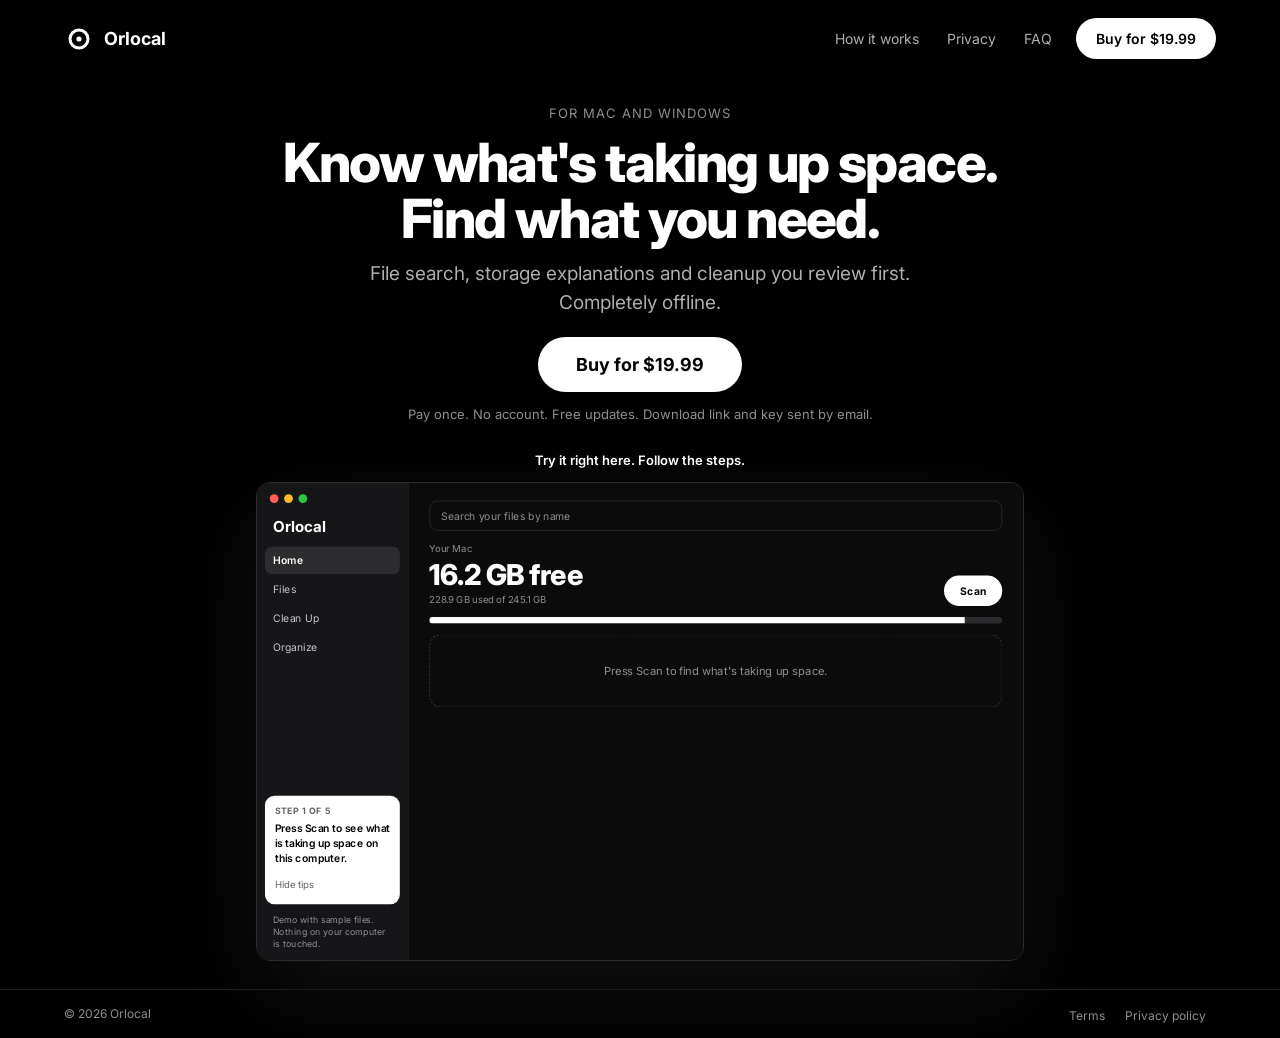
<file: index.html>
<!doctype html>
<html lang="en">
<head>
<meta charset="utf-8">
<meta name="viewport" content="width=device-width, initial-scale=1, viewport-fit=cover">
<title>Orlocal: know what's taking up space</title>
<meta name="description" content="File search, storage explanations and cleanup you review first. Mac and Windows. Completely offline. $19.99 once.">
<meta property="og:title" content="Orlocal">
<meta property="og:description" content="Know what's taking up space. Find what you need. $19.99 once.">
<meta name="theme-color" content="#000000">
<link rel="icon" href="icon.svg" type="image/svg+xml">
<link rel="preconnect" href="https://fonts.googleapis.com">
<link rel="preconnect" href="https://fonts.gstatic.com" crossorigin>
<link href="https://fonts.googleapis.com/css2?family=Inter:wght@400;500;600;700;800&display=swap" rel="stylesheet">
<style>
:root{--bg:#000;--card:#111113;--line:#1C1C1E;--line2:#2C2C2E;--text:#FFF;--muted:#AEAEB2;--faint:#8E8E93}
*{box-sizing:border-box}
html,body{margin:0;background:var(--bg);color:var(--text);font-family:Inter,system-ui,-apple-system,sans-serif;-webkit-font-smoothing:antialiased}
a{color:inherit}
button{font:inherit;color:inherit}
.pill{display:inline-block;text-decoration:none;border:none;border-radius:999px;cursor:pointer;font-weight:700}
.pill-white{background:#FFF;color:#000}
.pill-white:hover{background:#E5E5EA}
.link-btn{background:none;border:none;color:var(--muted);cursor:pointer;padding:12px;font-size:14px}
.link-btn:hover{color:#FFF}
.logo{display:flex;align-items:center;gap:10px;font-weight:700;font-size:18px;text-decoration:none}

/* Desktop */
.desk{min-height:100vh;display:flex;flex-direction:column}
.nav{width:100%;max-width:1200px;margin:0 auto;padding:18px 24px;display:flex;align-items:center;justify-content:space-between;gap:16px;flex-wrap:wrap}
.nav-right{display:flex;align-items:center;gap:4px;flex-wrap:wrap}
.hero{flex:1;display:flex;flex-direction:column;align-items:center;text-align:center;padding:28px 24px 0;gap:14px}
.eyebrow{margin:0;font-size:13px;letter-spacing:.08em;text-transform:uppercase;color:var(--faint)}
.hero h1{margin:0;font-size:54px;line-height:1.03;font-weight:800;letter-spacing:-.03em;max-width:820px}
.hero .sub{margin:0;font-size:19px;line-height:1.5;color:var(--muted);max-width:600px}
.small{margin:0;font-size:13px;color:var(--faint)}
.try{margin:16px 0 0;font-size:13px;font-weight:600}
.demo-wrap{margin-bottom:28px;width:768px;max-width:calc(100vw - 48px);border-radius:14px;border:1px solid var(--line2);overflow:hidden;box-shadow:0 30px 100px rgba(255,255,255,.07)}
.demo-scale{width:960px;height:600px;transform-origin:top left}
footer{border-top:1px solid var(--line)}
.foot{max-width:1200px;margin:0 auto;padding:14px 24px;display:flex;flex-wrap:wrap;gap:8px;justify-content:space-between;align-items:center}
.foot a{font-size:12px;color:var(--faint);text-decoration:none;padding:8px 10px}
.foot a:hover{color:#FFF}

/* Panels */
.overlay{position:fixed;inset:0;z-index:50;background:rgba(0,0,0,.6);backdrop-filter:blur(6px);-webkit-backdrop-filter:blur(6px);display:none;align-items:center;justify-content:center;padding:24px}
.overlay.open{display:flex}
.panel{width:560px;max-width:100%;max-height:85vh;overflow-y:auto;background:var(--card);border:1px solid var(--line2);border-radius:22px;padding:32px;display:flex;flex-direction:column;gap:18px}
.panel-head{display:flex;justify-content:space-between;align-items:center;gap:16px}
.panel h2{margin:0;font-size:26px;font-weight:800}
.close{background:var(--line2);border:none;width:44px;height:44px;border-radius:50%;cursor:pointer;display:flex;align-items:center;justify-content:center;flex-shrink:0}
.item{border-top:1px solid var(--line2);padding-top:16px;display:flex;flex-direction:column;gap:6px}
.item h3{margin:0;font-size:16px;font-weight:700}
.item p{margin:0;font-size:15px;line-height:1.55;color:var(--muted)}

/* Phone */
.phone{display:none}
@media (max-width:760px){
  body.social .desk{display:none}
  .nav{padding:14px 16px;justify-content:center}
  .nav-right{justify-content:center}
  .nav-right .link-btn{padding:10px 8px;font-size:13px}
  .hero{padding:18px 16px 0}
  .hero h1{font-size:36px}
  .hero .sub{font-size:16px}
  .demo-wrap{max-width:calc(100vw - 32px)}
  body.social .phone{display:flex;min-height:100vh;min-height:100dvh;flex-direction:column;align-items:center;text-align:center;padding:56px 24px calc(24px + env(safe-area-inset-bottom));gap:18px}
}
.ref{background:var(--line);border:1px solid var(--line2);border-radius:999px;padding:7px 14px;font-size:13px;color:#D1D1D6}
.phone h1{margin:0;font-size:34px;font-weight:800;letter-spacing:-.02em}
.phone .price{margin:6px 0 0;font-size:17px;color:var(--muted)}
.points{width:100%;max-width:420px;display:flex;flex-direction:column;gap:10px;text-align:left;margin-top:8px}
.point{display:flex;gap:12px;align-items:center;background:var(--card);border:1px solid var(--line);border-radius:14px;padding:14px 16px;font-size:15px}
.grow{flex:1}
.buy-big{width:100%;max-width:420px;padding:18px;font-size:18px}
.phone .note{margin:0;font-size:13px;line-height:1.45;color:var(--faint)}
.phone-links{display:flex;gap:2px;flex-wrap:wrap;justify-content:center}
.phone-links a,.phone-links button{font-size:12px;color:#636366;text-decoration:none;padding:8px;background:none;border:none;cursor:pointer}

/* Demo app */
.app{width:960px;height:600px;position:relative;display:flex;background:#0B0B0C;color:#FFF;text-align:left;overflow:hidden;font-size:13px}
.side{width:190px;flex-shrink:0;background:#161618;padding:14px 10px;display:flex;flex-direction:column;gap:2px;border-right:1px solid #222}
.dots{display:flex;gap:7px;padding:0 6px 16px}.dots span{width:11px;height:11px;border-radius:50%}
.side .name{margin:0 0 12px 10px;font-size:19px;font-weight:700}
.navb{text-align:left;border:none;border-radius:8px;padding:9px 10px;font-size:13px;cursor:pointer;background:none;color:#C7C7CC}
.navb.on{background:#2C2C2E;color:#FFF;font-weight:600}
.side .demo-note{margin:0;padding:0 10px;font-size:11px;line-height:1.4;color:var(--faint)}
.main{flex:1;min-width:0;position:relative;padding:22px 26px;display:flex;flex-direction:column;gap:14px;overflow:hidden}
.searchbtn{text-align:left;background:none;border:1px solid var(--line2);border-radius:10px;padding:10px 14px;font-size:13px;color:var(--faint);cursor:pointer}
.row{display:flex;justify-content:space-between;align-items:flex-end;gap:12px}
.lbl{margin:0;font-size:12px;color:var(--faint)}
.big{margin:4px 0 0;font-size:36px;font-weight:800;letter-spacing:-.02em}
.wbtn{background:#FFF;color:#000;border:none;border-radius:999px;padding:11px 20px;font-size:13px;font-weight:700;cursor:pointer}
.bar{height:8px;border-radius:4px;background:#2C2C2E;overflow:hidden}.bar div{height:100%;background:#FFF;transition:width .4s}
.box{background:#161618;border:1px solid #222;border-radius:14px}
.grid2{display:grid;grid-template-columns:repeat(2,minmax(0,1fr));gap:10px}
.card{padding:14px 16px;display:flex;flex-direction:column;gap:3px}
.card .amt{margin:0;font-size:22px;font-weight:800}
.card .det{margin:0;font-size:12px;color:var(--muted)}
.obtn{align-self:flex-start;margin-top:8px;background:none;border:1px solid #48484A;border-radius:999px;padding:6px 13px;font-size:11px;cursor:pointer}
.h{margin:0;font-size:24px;font-weight:800}
.chip{border-radius:999px;padding:6px 13px;font-size:12px;cursor:pointer;background:none;border:1px solid #3A3A3C}
.chip.on{background:#FFF;color:#000;border-color:#FFF;font-weight:600}
.frow{display:flex;align-items:center;gap:12px;padding:8px 4px;border-bottom:1px solid var(--line)}
.ext{width:30px;height:30px;border-radius:7px;background:#2C2C2E;display:flex;align-items:center;justify-content:center;font-size:9px;font-weight:700;color:var(--muted);flex-shrink:0}
.fname{margin:0;font-size:13px;font-weight:600}.fkind{margin:1px 0 0;font-size:11px;color:var(--faint)}
.sinput{width:260px;background:#161618;border:1px solid var(--line2);border-radius:10px;padding:9px 12px;color:#FFF;font:inherit;font-size:13px;outline:none}
.toast{position:absolute;left:20px;right:20px;bottom:16px;background:#1C1C1E;border:1px solid #3A3A3C;border-radius:14px;padding:12px 14px;display:flex;align-items:center;gap:10px;z-index:3}
.confirm{position:absolute;inset:0;background:rgba(0,0,0,.55);display:flex;align-items:center;justify-content:center;z-index:6}
.tip{background:#FFF;color:#000;border-radius:12px;padding:12px;display:flex;flex-direction:column;gap:6px;margin-bottom:10px}
.tip .step{margin:0;font-size:11px;font-weight:700;letter-spacing:.06em;text-transform:uppercase;color:#636366}
.tip .txt{margin:0;font-size:13px;line-height:1.4;font-weight:600}
</style>
</head>
<body>

<!-- Desktop -->
<div class="desk">
  <nav class="nav">
    <a class="logo" href="./"><svg width="30" height="30" viewBox="0 0 30 30" aria-hidden="true"><rect width="30" height="30" rx="7" fill="#000"/><circle cx="15" cy="15" r="9" fill="none" stroke="#FFF" stroke-width="3"/><circle cx="15" cy="15" r="2.6" fill="#FFF"/></svg>Orlocal</a>
    <div class="nav-right">
      <button class="link-btn" data-panel="how">How it works</button>
      <button class="link-btn" data-panel="privacy">Privacy</button>
      <button class="link-btn" data-panel="faq">FAQ</button>
      <button class="pill pill-white buy" style="margin-left:8px;font-size:14px;font-weight:600;padding:12px 20px">Buy for $19.99</button>
    </div>
  </nav>
  <main class="hero">
    <p class="eyebrow">For Mac and Windows</p>
    <h1>Know what's taking up space. Find what you need.</h1>
    <p class="sub">File search, storage explanations and cleanup you review first. Completely offline.</p>
    <button class="pill pill-white buy" style="margin-top:6px;font-size:18px;padding:17px 38px">Buy for $19.99</button>
    <p class="small">Pay once. No account. Free updates. Download link and key sent by email.</p>
    <p class="try">Try it right here. Follow the steps.</p>
    <div class="demo-wrap" id="demoWrap"><div class="demo-scale" id="demoScale"><div class="app" id="app"></div></div></div>
  </main>
  <footer><div class="foot">
    <p class="small" style="font-size:12px">© 2026 Orlocal</p>
    <div><a href="terms.html">Terms</a><a href="privacy.html">Privacy policy</a></div>
  </div></footer>
</div>

<!-- Phone -->
<div class="phone">
  <span class="ref" id="refTag" hidden></span>
  <svg width="84" height="84" viewBox="0 0 30 30" role="img" aria-label="Orlocal icon"><rect width="30" height="30" rx="7" fill="#111113" stroke="#2C2C2E" stroke-width="0.5"/><circle cx="15" cy="15" r="9" fill="none" stroke="#FFF" stroke-width="2.6"/><circle cx="15" cy="15" r="2.4" fill="#FFF"/></svg>
  <div><h1>Orlocal</h1><p class="price">$19.99 once. Mac and Windows.<br>Free updates.</p></div>
  <div class="points">
    <div class="point"><svg width="20" height="20" viewBox="0 0 24 24" fill="none" stroke="#FFF" stroke-width="2" stroke-linecap="round" aria-hidden="true"><path d="M3 7h18M3 12h18M3 17h10"/></svg>Finds what's filling your computer</div>
    <div class="point"><svg width="20" height="20" viewBox="0 0 24 24" fill="none" stroke="#FFF" stroke-width="2" stroke-linecap="round" aria-hidden="true"><circle cx="11" cy="11" r="7"/><path d="M20 20l-4-4"/></svg>Search any file fast</div>
    <div class="point"><svg width="20" height="20" viewBox="0 0 24 24" fill="none" stroke="#FFF" stroke-width="2" stroke-linecap="round" stroke-linejoin="round" aria-hidden="true"><rect x="5" y="11" width="14" height="10" rx="2"/><path d="M8 11V8a4 4 0 018 0v3"/></svg>Works offline. Your files stay yours.</div>
  </div>
  <div class="grow"></div>
  <button class="pill pill-white buy buy-big">Buy for $19.99</button>
  <p class="note">We email you the download link and key.<br>Open it on your computer.</p>
  <div class="phone-links"><button id="fullSite">See full site</button>
    <button data-panel="faq">FAQ</button><a href="terms.html">Terms</a><a href="privacy.html">Privacy</a>
  </div>
</div>

<!-- Panels -->
<div class="overlay" id="overlay" role="dialog" aria-modal="true" aria-labelledby="panelTitle">
  <div class="panel">
    <div class="panel-head"><h2 id="panelTitle"></h2>
      <button class="close" id="panelClose" aria-label="Close"><svg width="16" height="16" viewBox="0 0 16 16" fill="none" stroke="#FFF" stroke-width="2" stroke-linecap="round" aria-hidden="true"><path d="M3 3l10 10M13 3L3 13"/></svg></button>
    </div>
    <div id="panelBody" style="display:flex;flex-direction:column;gap:16px"></div>
    <button class="pill pill-white buy" style="align-self:flex-start;font-size:15px;padding:14px 26px">Buy for $19.99</button>
  </div>
</div>

<script>
// ---------- Settings ----------
// Paste the Whop checkout link for the $19.99 plan here once the product exists.
// Until then Buy shows a "coming soon" note.
const WHOP_CHECKOUT_URL = 'https://whop.com/checkout/plan_s2iqpNPsjqxcv';
const SUPPORT_EMAIL = 'support@getorlocal.com';
// The demo talks about the visitor's own computer: "Your PC" on Windows, "Your Mac" everywhere else
const ON_WINDOWS = /Windows/i.test(navigator.userAgent);
const COMPUTER = ON_WINDOWS ? 'PC' : 'Mac';

// ---------- Who sees the short phone screen ----------
// Visitors from TikTok, Instagram or Facebook (in-app browser, the page they came from, or a ?ref / ?src link)
// get the short buy screen on phones. Everyone else gets the full site.
(function () {
  const ua = navigator.userAgent, refr = document.referrer;
  const q = new URLSearchParams(location.search);
  const social = /musical_ly|Bytedance|TikTok|Instagram|FBAN|FBAV|FB_IAB/i.test(ua)
    || /tiktok\.com|instagram\.com|facebook\.com|fb\.me|l\.instagram/i.test(refr)
    || q.has('a') || q.has('ref') || /tiktok|instagram|ig|tt|fb/i.test(q.get('src') || q.get('utm_source') || '');
  // Everyone now sees the full site so visitors from TikTok and Instagram can see what Orlocal does
  void social;
  document.getElementById('fullSite').addEventListener('click', () => {
    document.body.classList.remove('social'); scrollTo(0, 0); fitDemo();
  });
})();

// ---------- Ambassador referral (?ref=name) ----------
const params = new URLSearchParams(location.search);
const ref = (params.get('a') || params.get('ref') || '').replace(/[^\w.\-]/g, '').slice(0, 40);
if (ref) {
  try { localStorage.setItem('orlocal_ref', ref); } catch (e) {}
  const tag = document.getElementById('refTag');
  tag.textContent = 'From @' + ref; tag.hidden = false;
}

// ---------- Panels ----------
const PANELS = {
  how: ['How it works', [
    ['1. Scan', 'Orlocal looks through your computer in a few minutes and sorts everything by type.'],
    ['2. Review', "See what's taking up space: old installers, opened zips, extra copies, similar photos and editing caches. Search any file by name in seconds."],
    ['3. Free up space', 'You choose what goes. Removed files wait 30 days in Quarantine so you can restore them, or free the space right away.']]],
  privacy: ['Privacy', [
    ['No internet', 'Orlocal never connects to the internet. Your files are never uploaded anywhere.'],
    ['No account', 'There is nothing to sign up for. Your license key works offline.'],
    ['No tracking', 'No analytics and no data collection inside the app.']]],
  faq: ['Questions', [
    ['How do I get the app after paying?', 'Right after checkout we email you the download link and your license key. Open the email on your computer, install, paste the key.'],
    ['Will it delete something I need?', 'Nothing is removed until you review it, and removed files can be restored for 30 days.'],
    ['Which computers does it work on?', 'Mac with macOS 13 or newer, and Windows 10 and 11.']]]
};
const overlay = document.getElementById('overlay');
function esc(s) { return String(s).replace(/[&<>"']/g, c => ({'&':'&amp;','<':'&lt;','>':'&gt;','"':'&quot;',"'":'&#39;'}[c])); }
function openPanel(k) {
  const [title, items] = PANELS[k];
  document.getElementById('panelTitle').textContent = title;
  document.getElementById('panelBody').innerHTML = items.map(([h, p]) => `<div class="item"><h3>${esc(h)}</h3><p>${esc(p)}</p></div>`).join('');
  overlay.classList.add('open');
}
function closePanel() { overlay.classList.remove('open'); }
document.querySelectorAll('[data-panel]').forEach(b => b.addEventListener('click', () => openPanel(b.dataset.panel)));
document.getElementById('panelClose').addEventListener('click', closePanel);
overlay.addEventListener('click', e => { if (e.target === overlay) closePanel(); });
document.addEventListener('keydown', e => { if (e.key === 'Escape') closePanel(); });

// ---------- Checkout (Whop) ----------
// Whop credits the ambassador from the "a" code in the link.
function openCheckout() {
  closePanel();
  if (!WHOP_CHECKOUT_URL) {
    document.getElementById('panelTitle').textContent = 'Almost ready';
    document.getElementById('panelBody').innerHTML = '<div class="item"><p>Checkout opens here very soon. Check back shortly.</p></div>';
    overlay.classList.add('open');
    return;
  }
  const url = new URL(WHOP_CHECKOUT_URL);
  if (ref) url.searchParams.set('a', ref);
  location.href = url.toString();
}
document.querySelectorAll('.buy').forEach(b => b.addEventListener('click', openCheckout));

// ---------- Demo scale ----------
function fitDemo() {
  const wrap = document.getElementById('demoWrap');
  const w = wrap.clientWidth;
  const scale = Math.min(0.8, w / 960);
  document.getElementById('demoScale').style.transform = `scale(${scale})`;
  wrap.style.height = (600 * scale) + 'px';
}
addEventListener('resize', fitDemo);

// ---------- Interactive demo ----------
const S0 = { screen: 'home', phase: 'idle', progress: 0, removed: false, freed: false, caches: false, search: '', chip: 'All', tidied: false, toast: null, confirming: false, tipHidden: false };
let S = { ...S0 };
let timer = null;
function set(o) { S = { ...S, ...o }; render(); }

const FILES = [
  ['Screenshot, Oct 29, 4:18 PM', 'Photo', 'PNG', 'Photos', '1.6 MB', 'Oct 29'],
  ['Lecture 4 recording', 'Video · 42:10 · 1080p', 'MP4', 'Videos', '820 MB', 'Oct 27'],
  ['Lecture 5 notes', 'PDF', 'PDF', 'Documents', '2.4 MB', 'Oct 26'],
  ['Biology lab report', 'Word document', 'DOCX', 'Documents', '640 KB', 'Oct 24'],
  ['Final project footage', 'Video · 3:12 · 4K', 'MOV', 'Videos', '1.1 GB', 'Oct 22'],
  ['Zoom installer', 'App installer', ON_WINDOWS ? 'EXE' : 'PKG', 'Installers', '92 MB', 'Sep 30'],
  ['Spotify installer', 'App installer', ON_WINDOWS ? 'EXE' : 'DMG', 'Installers', '140 MB', 'Sep 12'],
  ['Spring break photos.zip', 'Zip file, already opened', 'ZIP', 'Other', '180 MB', 'Apr 2'],
  ['Resume 2026', 'PDF', 'PDF', 'Documents', '180 KB', 'Mar 18'],
  ['IMG_2041', 'Photo', 'HEIC', 'Photos', '3.1 MB', 'Mar 3']
];
const DUPES = [
  ['Final project footage.mov', 'Video · 3:12 · 4K', 'Frees 1.1 GB'],
  ['Lecture 4 recording.mp4', 'Video · 42:10 · 1080p', 'Frees 820 MB'],
  ['Spring break photos.zip', 'Zip file', 'Frees 180 MB'],
  ['Resume 2026.pdf', 'PDF', 'Frees 180 KB']
];
const MESSY = ['Screenshot 1.png', 'Lecture 5 notes.pdf', ON_WINDOWS ? 'ZoomInstaller.exe' : 'ZoomInstaller.pkg', 'IMG_2041.heic', 'Lab report.docx', 'clip_final.mov', ON_WINDOWS ? 'SpotifySetup.exe' : 'Spotify.dmg', 'Resume 2026.pdf', 'Screenshot 2.png', 'trip.zip', 'syllabus.pdf', 'IMG_2042.heic'];
const FOLDERS = [['Images', '4 files'], ['Documents', '4 files'], ['Videos', '1 file'], ['App Installers', '2 files'], ['Zip Files', '1 file']];

const A = {
  go: k => set({ screen: k }),
  scan: () => {
    if (S.phase === 'scanning') return;
    clearInterval(timer);
    set({ phase: 'scanning', progress: 0, screen: 'home' });
    timer = setInterval(() => {
      const p = S.progress + 4;
      if (p >= 100) { clearInterval(timer); set({ phase: 'done', progress: 100 }); } else set({ progress: p });
    }, 70);
  },
  card: k => {
    if (k === 'free') set({ confirming: true });
    if (k === 'inst') set({ screen: 'files', chip: 'Installers', search: '' });
    if (k === 'copies') set({ screen: 'clean' });
    if (k === 'caches') set({ caches: true, toast: { t: 'Caches cleared', m: `1.3 GB is free on your ${COMPUTER}.` } });
    if (k === 'zips') set({ screen: 'files', chip: 'All', search: 'zip' });
  },
  chip: c => set({ chip: c }),
  remove: () => set({ removed: true, toast: { t: 'Moved to Quarantine', m: '2.1 GB ready to free.', undo: true } }),
  undo: () => set({ removed: false, toast: null }),
  askFree: () => set({ confirming: true }),
  cancelFree: () => set({ confirming: false }),
  freeUp: () => set({ confirming: false, freed: true, toast: { t: 'Space freed', m: `2.1 GB is free on your ${COMPUTER}.` } }),
  closeToast: () => set({ toast: null }),
  tidy: () => set({ tidied: !S.tidied }),
  hideTip: () => set({ tipHidden: true }),
  restart: () => { clearInterval(timer); S = { ...S0 }; render(); }
};

function render() {
  const total = 245.1;
  const free = 16.2 + (S.freed ? 2.1 : 0) + (S.caches ? 1.3 : 0);
  const used = total - free;
  const words = S.search.toLowerCase().split(/\s+/).filter(Boolean);
  const nav = [['home', 'Home'], ['files', 'Files'], ['clean', 'Clean Up'], ['organize', 'Organize']]
    .map(([k, l]) => `<button class="navb${S.screen === k ? ' on' : ''}" data-a="go" data-v="${k}">${l}</button>`).join('');

  let body = '';
  if (S.screen === 'home') {
    let below = '';
    if (S.phase === 'idle') below = `<div style="border:1px dashed #3A3A3C;border-radius:14px;padding:36px;text-align:center;color:var(--faint);font-size:14px">Press Scan to find what's taking up space.</div>`;
    if (S.phase === 'scanning') below = `<div class="box" style="padding:26px;display:flex;flex-direction:column;gap:12px"><p style="margin:0;font-size:15px;font-weight:600">Scanning your ${COMPUTER}</p><div class="bar" style="height:6px"><div style="width:${S.progress}%;transition:none"></div></div><p class="lbl">${Math.round(S.progress * 482).toLocaleString()} files checked</p></div>`;
    if (S.phase === 'done') {
      const cards = [];
      if (S.removed && !S.freed) cards.push(['2.1 GB', 'In Quarantine, ready to free', 'Free Up Now', 'free']);
      cards.push(['5.54 GB', "20 app installers you probably don't need anymore", 'Review', 'inst']);
      if (!S.removed) cards.push(['2.1 GB', '4 extra copies of files you already have', 'Clean Up', 'copies']);
      if (!S.caches) cards.push(['1.3 GB', 'Video editing caches you can clear', 'Clear', 'caches']);
      cards.push(['482 MB', '40 zip files you may have already opened', 'Review', 'zips']);
      below = `<p style="margin:0;font-size:16px;font-weight:700">Free up space</p><div class="grid2">${cards.map(([a, d, b, k]) => `<div class="box card"><p class="amt">${a}</p><p class="det">${d}</p><button class="obtn" data-a="card" data-v="${k}">${b}</button></div>`).join('')}</div>`;
    }
    body = `<button class="searchbtn" data-a="go" data-v="files">Search your files by name</button>
      <div class="row"><div><p class="lbl">Your ${COMPUTER}</p><p class="big">${free.toFixed(1)} GB free</p><p class="lbl" style="margin-top:2px">${used.toFixed(1)} GB used of ${total} GB</p></div>
      <button class="wbtn" data-a="scan">${S.phase === 'idle' ? 'Scan' : 'Scan Again'}</button></div>
      <div class="bar"><div style="width:${(used / total * 100).toFixed(1)}%"></div></div>${below}`;
  }
  if (S.screen === 'files') {
    const rows = FILES.filter(f => (S.chip === 'All' || f[3] === S.chip) && words.every(w => f[0].toLowerCase().includes(w)));
    body = `<div class="row" style="align-items:center"><p class="h">Files</p><input class="sinput" id="sinput" type="text" aria-label="Search files by name" placeholder="Search by name, try lecture" value="${esc(S.search)}"></div>
      <div style="display:flex;gap:6px;flex-wrap:wrap">${['All', 'Photos', 'Documents', 'Videos', 'Installers'].map(c => `<button class="chip${S.chip === c ? ' on' : ''}" data-a="chip" data-v="${c}">${c}</button>`).join('')}</div>
      <div>${rows.map(f => `<div class="frow"><div class="ext">${f[2]}</div><div style="flex:1;min-width:0"><p class="fname">${esc(f[0])}</p><p class="fkind">${f[1]}</p></div><p class="lbl" style="width:90px">${f[5]}</p><p style="margin:0;font-size:12px;font-weight:600;width:64px;text-align:right">${f[4]}</p></div>`).join('') || '<p class="lbl" style="margin:16px 4px">No files match.</p>'}</div>`;
  }
  if (S.screen === 'clean') {
    if (S.phase === 'done' && !S.removed) {
      body = `<p class="h">Clean Up</p><div class="box" style="padding:16px 18px;display:flex;justify-content:space-between;align-items:center;gap:12px"><div><p class="amt" style="margin:0;font-size:26px;font-weight:800">2.1 GB</p><p class="det" style="margin:2px 0 0;font-size:12px;color:var(--muted)">4 extra copies. We keep the newest copy of each file.</p></div><button class="wbtn" data-a="remove">Remove All Extra Copies</button></div>
        ${DUPES.map(d => `<div class="frow" style="padding:10px 6px"><div style="flex:1;min-width:0"><p class="fname">${d[0]}</p><p class="fkind">${d[1]}</p></div><span style="background:#2C2C2E;border-radius:999px;padding:3px 9px;font-size:11px">2 copies</span><p style="margin:0;font-size:12px;font-weight:600;width:80px;text-align:right">${d[2]}</p></div>`).join('')}`;
    } else {
      const t = S.phase !== 'done' ? ['Scan first', 'Go to Home and press Scan.'] : ['No duplicates', 'Every file is one of a kind.'];
      body = `<p class="h">Clean Up</p><div class="box" style="padding:22px"><p style="margin:0;font-size:22px;font-weight:800">${t[0]}</p><p class="det" style="margin:4px 0 0;font-size:13px;color:var(--muted)">${t[1]}</p></div>`;
    }
  }
  if (S.screen === 'organize') {
    body = `<div class="row" style="align-items:center"><div><p class="h">Organize</p><p class="lbl" style="margin-top:2px">${S.tidied ? 'Downloads is tidy. 12 files sorted into folders.' : 'Downloads has 12 loose files.'}</p></div><button class="wbtn" data-a="tidy">${S.tidied ? 'Undo' : 'Tidy Up'}</button></div>` +
      (S.tidied
        ? `<div style="display:grid;grid-template-columns:repeat(3,minmax(0,1fr));gap:10px">${FOLDERS.map(([n, c]) => `<div class="box" style="padding:16px"><svg width="22" height="22" viewBox="0 0 24 24" fill="none" stroke="#FFF" stroke-width="1.8" stroke-linejoin="round" aria-hidden="true"><path d="M3 6h6l2 2h10v11H3z"/></svg><p style="margin:6px 0 0;font-size:15px;font-weight:700">${n}</p><p class="lbl" style="font-size:11px">${c}</p></div>`).join('')}</div>`
        : `<div style="display:grid;grid-template-columns:repeat(4,minmax(0,1fr));gap:8px">${MESSY.map(n => `<div class="box" style="border-radius:10px;padding:10px;display:flex;flex-direction:column;gap:6px"><span style="font-size:9px;font-weight:700;color:var(--muted)">${n.split('.').pop().toUpperCase()}</span><span style="font-size:11px;overflow:hidden;text-overflow:ellipsis;white-space:nowrap">${n}</span></div>`).join('')}</div>`);
  }

  let toast = '';
  if (S.toast) {
    const showUndo = S.toast.undo && !S.freed;
    toast = `<div class="toast"><svg width="18" height="18" viewBox="0 0 20 20" aria-hidden="true"><circle cx="10" cy="10" r="9" fill="#30D158"/><path d="M6 10.5l2.5 2.5L14 7.5" fill="none" stroke="#000" stroke-width="2" stroke-linecap="round" stroke-linejoin="round"/></svg>
      <div style="flex:1;min-width:0"><p style="margin:0;font-size:13px;font-weight:700">${S.toast.t}</p><p style="margin:1px 0 0;font-size:12px;color:var(--muted)">${S.toast.m}</p></div>
      ${showUndo ? `<button class="obtn" style="margin:0;font-size:12px;padding:7px 14px" data-a="undo">Undo</button><button class="wbtn" style="font-size:12px;padding:8px 14px" data-a="askFree">Free Up Now</button>` : ''}
      <button aria-label="Close message" data-a="closeToast" style="background:none;border:none;cursor:pointer;padding:8px"><svg width="12" height="12" viewBox="0 0 16 16" fill="none" stroke="#8E8E93" stroke-width="2" stroke-linecap="round" aria-hidden="true"><path d="M3 3l10 10M13 3L3 13"/></svg></button></div>`;
  }

  let step = 1, tip = 'Press Scan to see what is taking up space on this computer.';
  if (S.phase === 'scanning') tip = 'Scanning sample files. This takes a minute or two on a real computer.';
  else if (S.phase === 'done' && !S.removed) { step = 2; tip = S.screen === 'clean' ? 'Press Remove All Extra Copies. The newest copy of each file stays.' : 'Found space to free. Open Clean Up to remove extra copies.'; }
  else if (S.removed && !S.freed) { step = 3; tip = 'The copies are in Quarantine for 30 days. Press Free Up Now to get the space back.'; }
  else if (S.freed && !words.length) { step = 4; tip = S.screen === 'files' ? 'Type lecture in the search box.' : 'Now find a file. Open Files and search.'; }
  else if (S.freed && !S.tidied) { step = 5; tip = 'Last one: open Organize and press Tidy Up.'; }
  if (S.freed && words.length && S.tidied) { step = 6; tip = "That's Orlocal. Your own computer, cleaned up in a minute."; }
  const tipHtml = S.tipHidden ? '' : `<div class="tip"><p class="step">${step === 6 ? 'Done' : 'Step ' + step + ' of 5'}</p><p class="txt">${tip}</p>
    <div style="display:flex;justify-content:space-between;align-items:center;margin-top:4px"><button data-a="hideTip" style="background:none;border:none;padding:6px 0;font-size:12px;color:#636366;cursor:pointer">Hide tips</button>
    ${step === 6 ? '<button data-a="restart" style="background:#000;color:#FFF;border:none;border-radius:999px;padding:8px 14px;font-size:12px;font-weight:600;cursor:pointer">Start over</button>' : ''}</div></div>`;

  const confirm = S.confirming ? `<div class="confirm"><div style="width:300px;background:#2C2C2E;border-radius:16px;padding:22px;display:flex;flex-direction:column;gap:10px;text-align:center">
    <p style="margin:0;font-size:15px;font-weight:700">Free up 2.1 GB now?</p><p style="margin:0;font-size:12px;line-height:1.45;color:#D1D1D6">These 4 files will be deleted for good. You can't undo this.</p>
    <div style="display:flex;gap:8px;margin-top:6px"><button data-a="cancelFree" style="flex:1;background:#48484A;border:none;border-radius:8px;padding:10px;font-size:13px;cursor:pointer">Cancel</button><button data-a="freeUp" style="flex:1;background:#48484A;color:#FF6961;border:none;border-radius:8px;padding:10px;font-size:13px;font-weight:700;cursor:pointer">Free Up Now</button></div></div></div>` : '';

  const focused = document.activeElement && document.activeElement.id === 'sinput';
  const app = document.getElementById('app');
  app.innerHTML = `<div class="side"><div class="dots"><span style="background:#FF5F57"></span><span style="background:#FEBC2E"></span><span style="background:#28C840"></span></div>
    <p class="name">Orlocal</p>${nav}<div style="flex:1"></div>${tipHtml}<p class="demo-note">Demo with sample files. Nothing on your computer is touched.</p></div>
    <div class="main">${body}${toast}</div>${confirm}`;
  const input = document.getElementById('sinput');
  if (input) {
    input.addEventListener('input', e => { const pos = e.target.selectionStart; set({ search: e.target.value }); const i = document.getElementById('sinput'); i.focus(); i.setSelectionRange(pos, pos); });
    if (focused) { input.focus(); input.setSelectionRange(input.value.length, input.value.length); }
  }
}
document.getElementById('app').addEventListener('click', e => {
  const b = e.target.closest('[data-a]');
  if (!b) return;
  A[b.dataset.a](b.dataset.v);
});
render();
fitDemo();
</script>
<script data-goatcounter="https://orlocal.goatcounter.com/count" async src="//gc.zgo.at/count.js"></script>
</body>
</html>
</file>
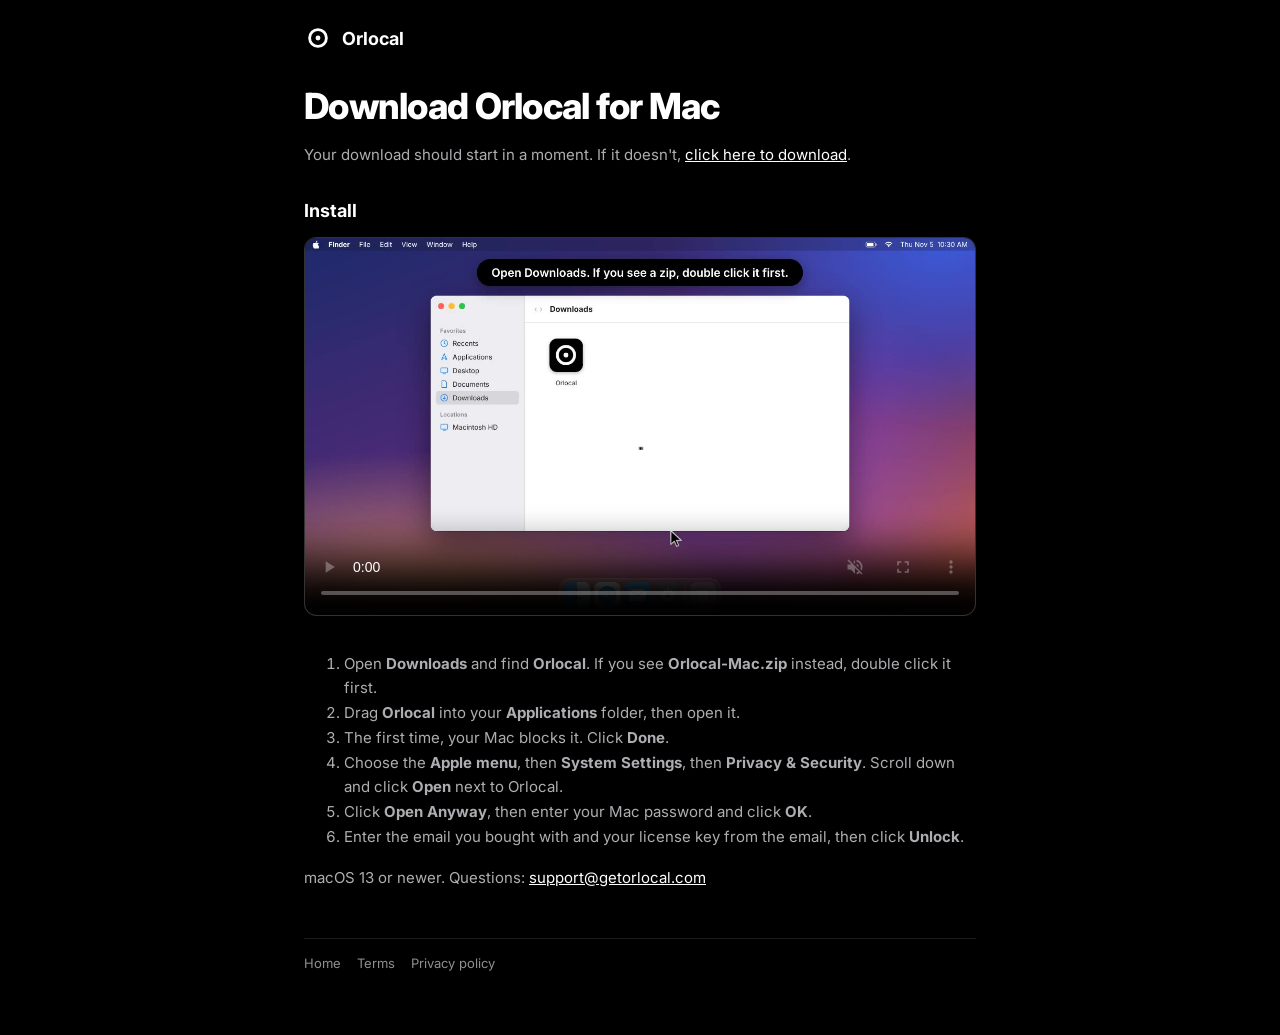
<file: download/mac/index.html>
<!doctype html>
<html lang="en"><head><meta charset="utf-8"><meta name="viewport" content="width=device-width, initial-scale=1">
<title>Download Orlocal for Mac | Orlocal</title><link rel="icon" href="../../icon.svg" type="image/svg+xml">
<link href="https://fonts.googleapis.com/css2?family=Inter:wght@400;600;700;800&display=swap" rel="stylesheet">
<link rel="stylesheet" href="../../page.css"><meta http-equiv="refresh" content="1; url=../../files/Orlocal-Mac.zip"></head><body><div class="wrap">
<div class="top"><a class="logo" href="../../"><svg width="28" height="28" viewBox="0 0 30 30" aria-hidden="true"><rect width="30" height="30" rx="7" fill="#000"/><circle cx="15" cy="15" r="9" fill="none" stroke="#FFF" stroke-width="3"/><circle cx="15" cy="15" r="2.6" fill="#FFF"/></svg>Orlocal</a></div>
<h1>Download Orlocal for Mac</h1>
<p>Your download should start in a moment. If it doesn't, <a href="../../files/Orlocal-Mac.zip">click here to download</a>.</p>
<h2>Install</h2>
<video src="install.mp4" poster="install-poster.jpg" controls autoplay muted playsinline loop style="width:100%;border-radius:12px;border:1px solid #333;margin:8px 0 16px;background:#000"></video>
<ol><li>Open <b>Downloads</b> and find <b>Orlocal</b>. If you see <b>Orlocal-Mac.zip</b> instead, double click it first.</li>
<li>Drag <b>Orlocal</b> into your <b>Applications</b> folder, then open it.</li>
<li>The first time, your Mac blocks it. Click <b>Done</b>.</li>
<li>Choose the <b>Apple menu</b>, then <b>System Settings</b>, then <b>Privacy &amp; Security</b>. Scroll down and click <b>Open</b> next to Orlocal.</li>
<li>Click <b>Open Anyway</b>, then enter your Mac password and click <b>OK</b>.</li>
<li>Enter the email you bought with and your license key from the email, then click <b>Unlock</b>.</li></ol>
<p>macOS 13 or newer. Questions: <a href="mailto:support@getorlocal.com">support@getorlocal.com</a></p>
<div class="foot"><a href="../../">Home</a><a href="../../terms.html">Terms</a><a href="../../privacy.html">Privacy policy</a></div>
</div></body></html>
</file>
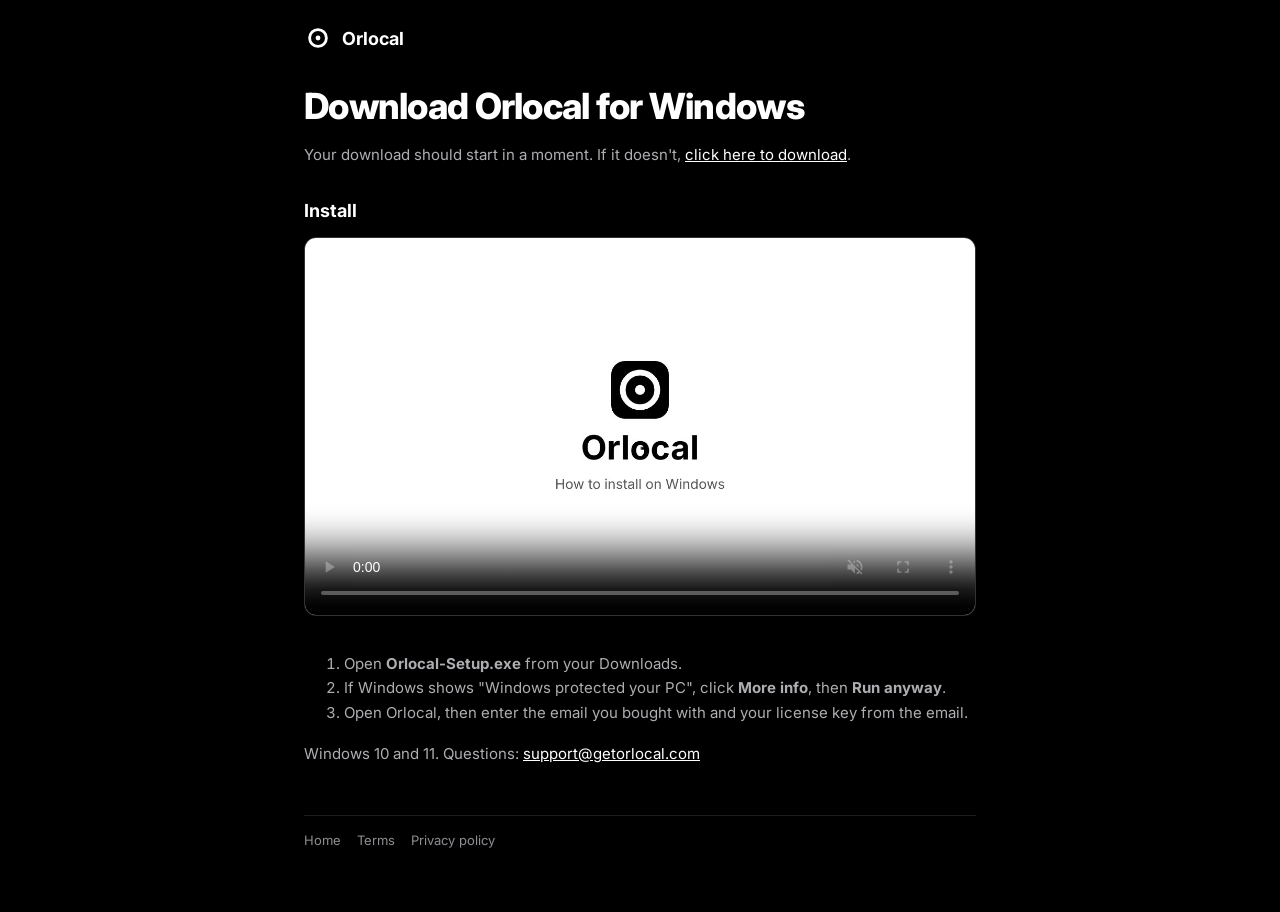
<file: download/windows/index.html>
<!doctype html>
<html lang="en"><head><meta charset="utf-8"><meta name="viewport" content="width=device-width, initial-scale=1">
<title>Download Orlocal for Windows | Orlocal</title><link rel="icon" href="../../icon.svg" type="image/svg+xml">
<link href="https://fonts.googleapis.com/css2?family=Inter:wght@400;600;700;800&display=swap" rel="stylesheet">
<link rel="stylesheet" href="../../page.css"><meta http-equiv="refresh" content="1; url=../../files/Orlocal-Setup.exe"></head><body><div class="wrap">
<div class="top"><a class="logo" href="../../"><svg width="28" height="28" viewBox="0 0 30 30" aria-hidden="true"><rect width="30" height="30" rx="7" fill="#000"/><circle cx="15" cy="15" r="9" fill="none" stroke="#FFF" stroke-width="3"/><circle cx="15" cy="15" r="2.6" fill="#FFF"/></svg>Orlocal</a></div>
<h1>Download Orlocal for Windows</h1>
<p>Your download should start in a moment. If it doesn't, <a href="../../files/Orlocal-Setup.exe">click here to download</a>.</p>
<h2>Install</h2>
<video src="install.mp4" poster="install-poster.jpg" controls autoplay muted playsinline loop style="width:100%;border-radius:12px;border:1px solid #333;margin:8px 0 16px;background:#000"></video>
<ol><li>Open <b>Orlocal-Setup.exe</b> from your Downloads.</li>
<li>If Windows shows "Windows protected your PC", click <b>More info</b>, then <b>Run anyway</b>.</li>
<li>Open Orlocal, then enter the email you bought with and your license key from the email.</li></ol>
<p>Windows 10 and 11. Questions: <a href="mailto:support@getorlocal.com">support@getorlocal.com</a></p>
<div class="foot"><a href="../../">Home</a><a href="../../terms.html">Terms</a><a href="../../privacy.html">Privacy policy</a></div>
</div></body></html>
</file>
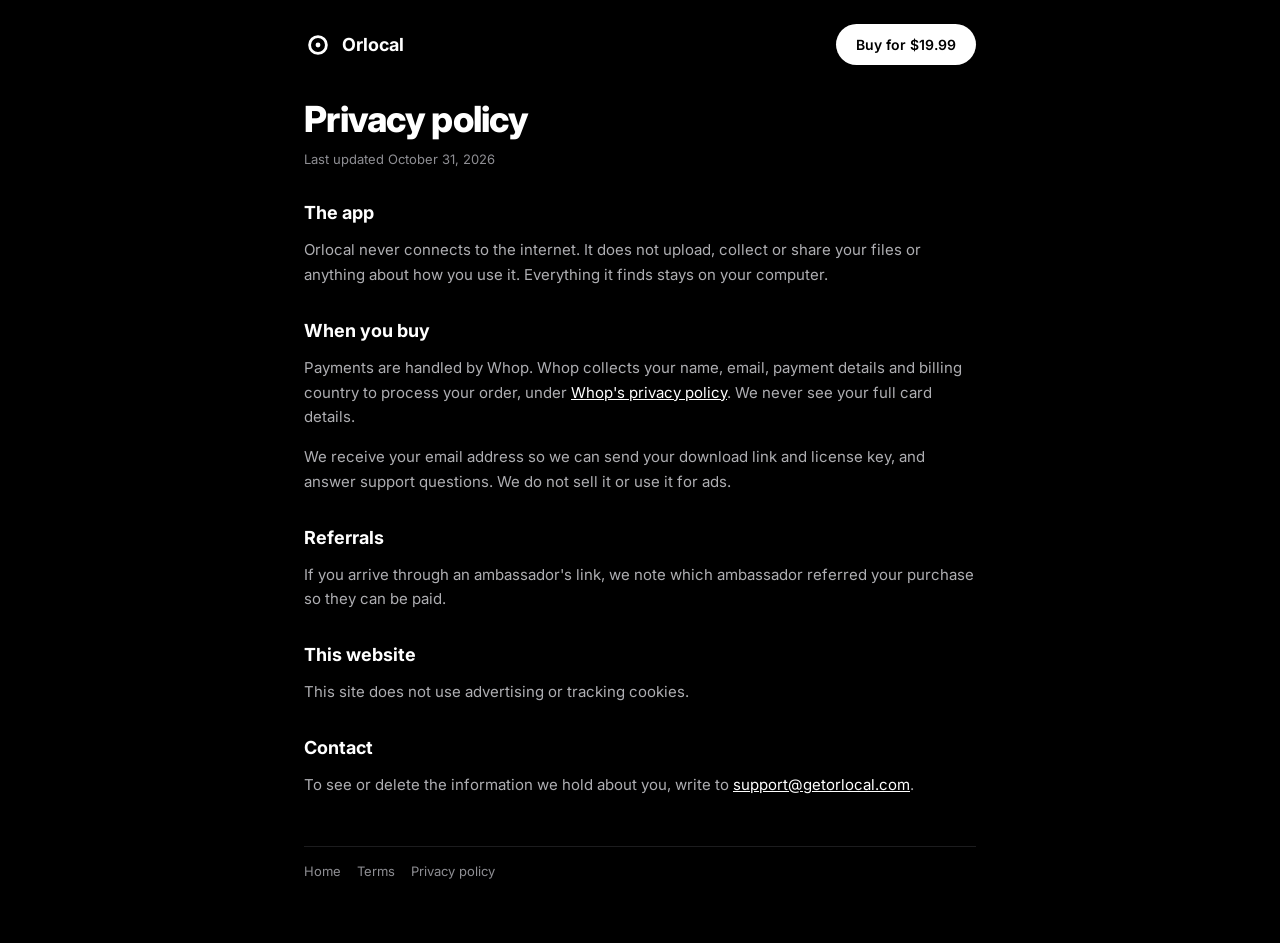
<file: privacy.html>
<!doctype html>
<html lang="en"><head><meta charset="utf-8"><meta name="viewport" content="width=device-width, initial-scale=1">
<title>Privacy policy | Orlocal</title><link rel="icon" href="icon.svg" type="image/svg+xml">
<link href="https://fonts.googleapis.com/css2?family=Inter:wght@400;600;700;800&display=swap" rel="stylesheet">
<link rel="stylesheet" href="page.css"></head><body><div class="wrap">
<div class="top"><a class="logo" href="./"><svg width="28" height="28" viewBox="0 0 30 30" aria-hidden="true"><rect width="30" height="30" rx="7" fill="#000"/><circle cx="15" cy="15" r="9" fill="none" stroke="#FFF" stroke-width="3"/><circle cx="15" cy="15" r="2.6" fill="#FFF"/></svg>Orlocal</a><a class="buy" href="./">Buy for $19.99</a></div>
<h1>Privacy policy</h1><p class="updated">Last updated October 31, 2026</p>
<h2>The app</h2>
<p>Orlocal never connects to the internet. It does not upload, collect or share your files or anything about how you use it. Everything it finds stays on your computer.</p>
<h2>When you buy</h2>
<p>Payments are handled by Whop. Whop collects your name, email, payment details and billing country to process your order, under <a href="https://whop.com/privacy/">Whop's privacy policy</a>. We never see your full card details.</p>
<p>We receive your email address so we can send your download link and license key, and answer support questions. We do not sell it or use it for ads.</p>
<h2>Referrals</h2>
<p>If you arrive through an ambassador's link, we note which ambassador referred your purchase so they can be paid.</p>
<h2>This website</h2>
<p>This site does not use advertising or tracking cookies.</p>
<h2>Contact</h2>
<p>To see or delete the information we hold about you, write to <a href="mailto:support@getorlocal.com">support@getorlocal.com</a>.</p>
<div class="foot"><a href="./">Home</a><a href="terms.html">Terms</a><a href="privacy.html">Privacy policy</a></div>
</div></body></html>
</file>
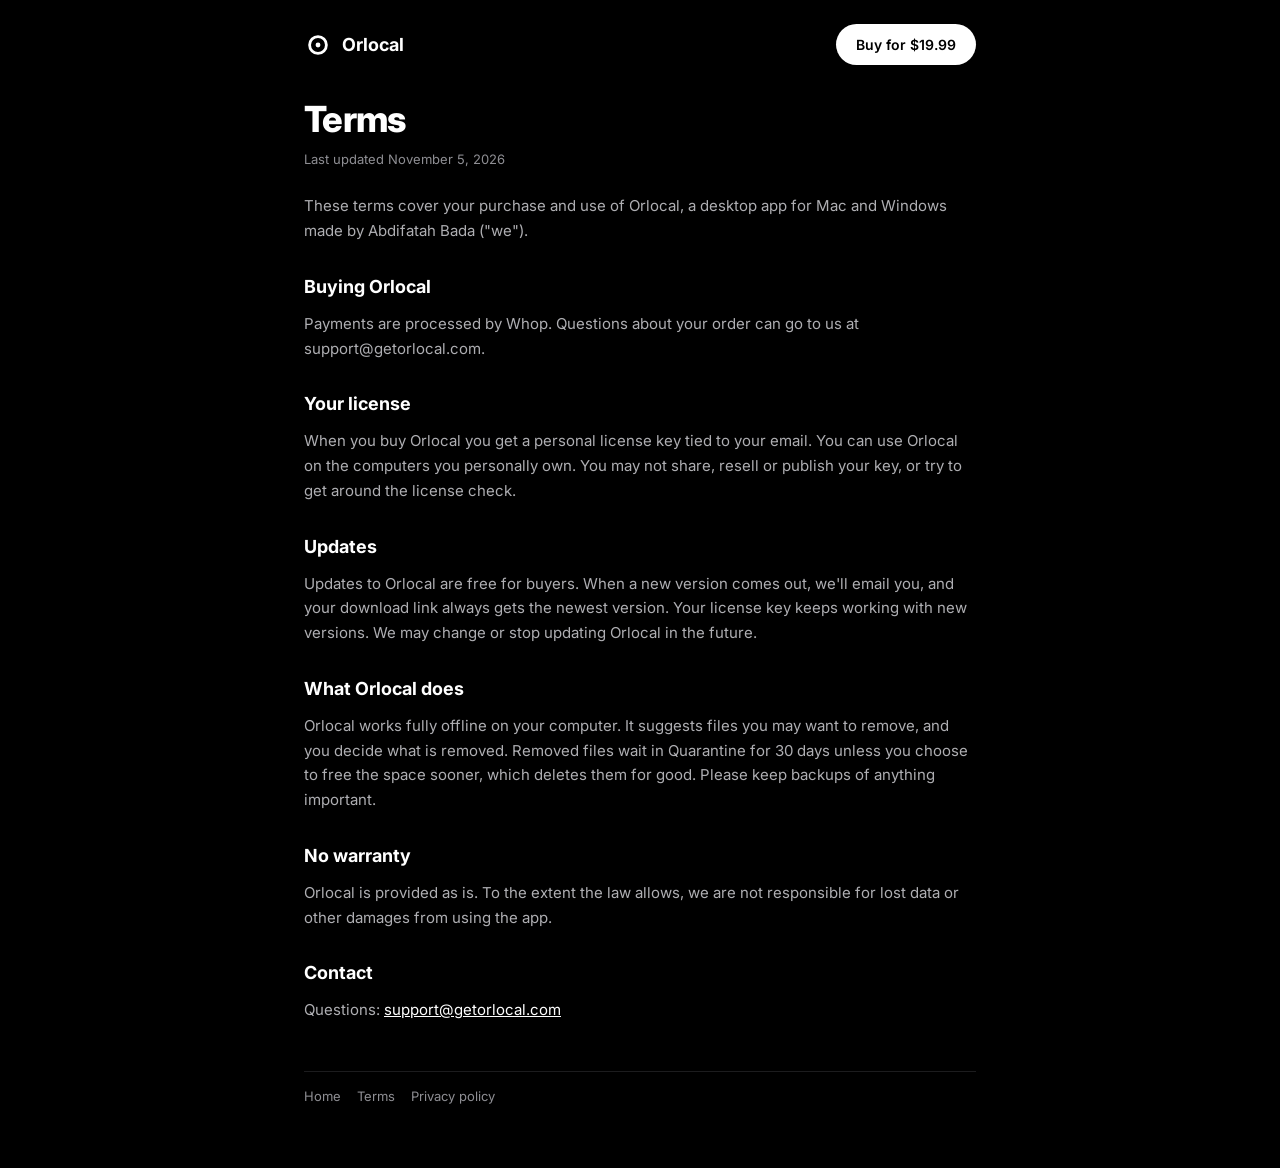
<file: terms.html>
<!doctype html>
<html lang="en"><head><meta charset="utf-8"><meta name="viewport" content="width=device-width, initial-scale=1">
<title>Terms | Orlocal</title><link rel="icon" href="icon.svg" type="image/svg+xml">
<link href="https://fonts.googleapis.com/css2?family=Inter:wght@400;600;700;800&display=swap" rel="stylesheet">
<link rel="stylesheet" href="page.css"></head><body><div class="wrap">
<div class="top"><a class="logo" href="./"><svg width="28" height="28" viewBox="0 0 30 30" aria-hidden="true"><rect width="30" height="30" rx="7" fill="#000"/><circle cx="15" cy="15" r="9" fill="none" stroke="#FFF" stroke-width="3"/><circle cx="15" cy="15" r="2.6" fill="#FFF"/></svg>Orlocal</a><a class="buy" href="./">Buy for $19.99</a></div>
<h1>Terms</h1><p class="updated">Last updated November 5, 2026</p>
<p>These terms cover your purchase and use of Orlocal, a desktop app for Mac and Windows made by Abdifatah Bada ("we").</p>
<h2>Buying Orlocal</h2>
<p>Payments are processed by Whop. Questions about your order can go to us at support@getorlocal.com.</p>
<h2>Your license</h2>
<p>When you buy Orlocal you get a personal license key tied to your email. You can use Orlocal on the computers you personally own. You may not share, resell or publish your key, or try to get around the license check.</p>
<h2>Updates</h2>
<p>Updates to Orlocal are free for buyers. When a new version comes out, we'll email you, and your download link always gets the newest version. Your license key keeps working with new versions. We may change or stop updating Orlocal in the future.</p>
<h2>What Orlocal does</h2>
<p>Orlocal works fully offline on your computer. It suggests files you may want to remove, and you decide what is removed. Removed files wait in Quarantine for 30 days unless you choose to free the space sooner, which deletes them for good. Please keep backups of anything important.</p>
<h2>No warranty</h2>
<p>Orlocal is provided as is. To the extent the law allows, we are not responsible for lost data or other damages from using the app.</p>
<h2>Contact</h2>
<p>Questions: <a href="mailto:support@getorlocal.com">support@getorlocal.com</a></p>
<div class="foot"><a href="./">Home</a><a href="terms.html">Terms</a><a href="privacy.html">Privacy policy</a></div>
</div></body></html>
</file>
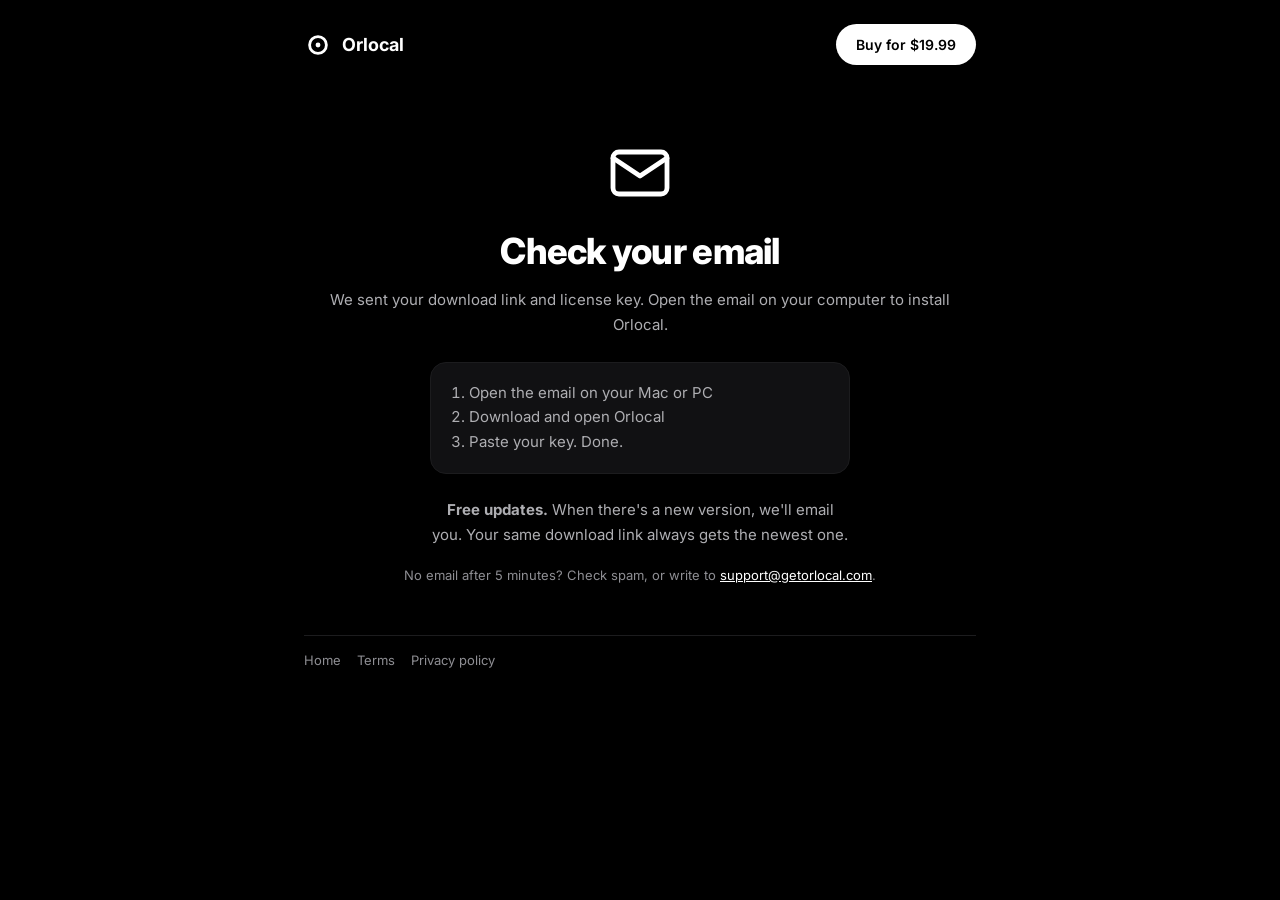
<file: thanks.html>
<!doctype html>
<html lang="en"><head><meta charset="utf-8"><meta name="viewport" content="width=device-width, initial-scale=1">
<title>Thank you | Orlocal</title><link rel="icon" href="icon.svg" type="image/svg+xml">
<link href="https://fonts.googleapis.com/css2?family=Inter:wght@400;600;700;800&display=swap" rel="stylesheet">
<link rel="stylesheet" href="page.css"></head><body><div class="wrap">
<div class="top"><a class="logo" href="./"><svg width="28" height="28" viewBox="0 0 30 30" aria-hidden="true"><rect width="30" height="30" rx="7" fill="#000"/><circle cx="15" cy="15" r="9" fill="none" stroke="#FFF" stroke-width="3"/><circle cx="15" cy="15" r="2.6" fill="#FFF"/></svg>Orlocal</a><a class="buy" href="./">Buy for $19.99</a></div>
<div style="text-align:center;padding-top:40px">
<svg width="72" height="72" viewBox="0 0 24 24" fill="none" stroke="#FFF" stroke-width="1.6" stroke-linecap="round" stroke-linejoin="round" aria-hidden="true"><rect x="3" y="5" width="18" height="14" rx="2"/><path d="M3 7l9 6 9-6"/></svg>
<h1 style="margin-top:16px">Check your email</h1>
<p>We sent your download link and license key. Open the email on your computer to install Orlocal.</p></div>
<ol style="background:#111113;border:1px solid #1C1C1E;border-radius:16px;padding:18px 18px 18px 38px;max-width:420px;margin:24px auto">
<li>Open the email on your Mac or PC</li><li>Download and open Orlocal</li><li>Paste your key. Done.</li></ol>
<p style="text-align:center;max-width:420px;margin:0 auto 18px"><b>Free updates.</b> When there's a new version, we'll email you. Your same download link always gets the newest one.</p>
<p style="text-align:center;font-size:13px;color:#8E8E93">No email after 5 minutes? Check spam, or write to <a href="mailto:support@getorlocal.com">support@getorlocal.com</a>.</p>
<div class="foot"><a href="./">Home</a><a href="terms.html">Terms</a><a href="privacy.html">Privacy policy</a></div>
</div></body></html>
</file>
<file: page.css>
*{box-sizing:border-box}
html,body{margin:0;background:#000;color:#FFF;font-family:Inter,system-ui,-apple-system,sans-serif;-webkit-font-smoothing:antialiased}
a{color:#FFF}
.wrap{max-width:720px;margin:0 auto;padding:24px 24px 64px}
.top{display:flex;align-items:center;justify-content:space-between;gap:12px;padding-bottom:32px}
.logo{display:flex;align-items:center;gap:10px;font-weight:700;font-size:18px;text-decoration:none}
.buy{background:#FFF;color:#000;text-decoration:none;font-weight:600;font-size:14px;padding:12px 20px;border-radius:999px}
h1{font-size:36px;font-weight:800;letter-spacing:-.02em;margin:0 0 8px}
h2{font-size:18px;font-weight:700;margin:32px 0 8px}
p,li{font-size:15px;line-height:1.65;color:#AEAEB2}
.updated{font-size:13px;color:#8E8E93;margin:0 0 24px}
.foot{border-top:1px solid #1C1C1E;margin-top:48px;padding-top:16px;display:flex;gap:16px;flex-wrap:wrap}
.foot a{font-size:13px;color:#8E8E93;text-decoration:none}
</file>
